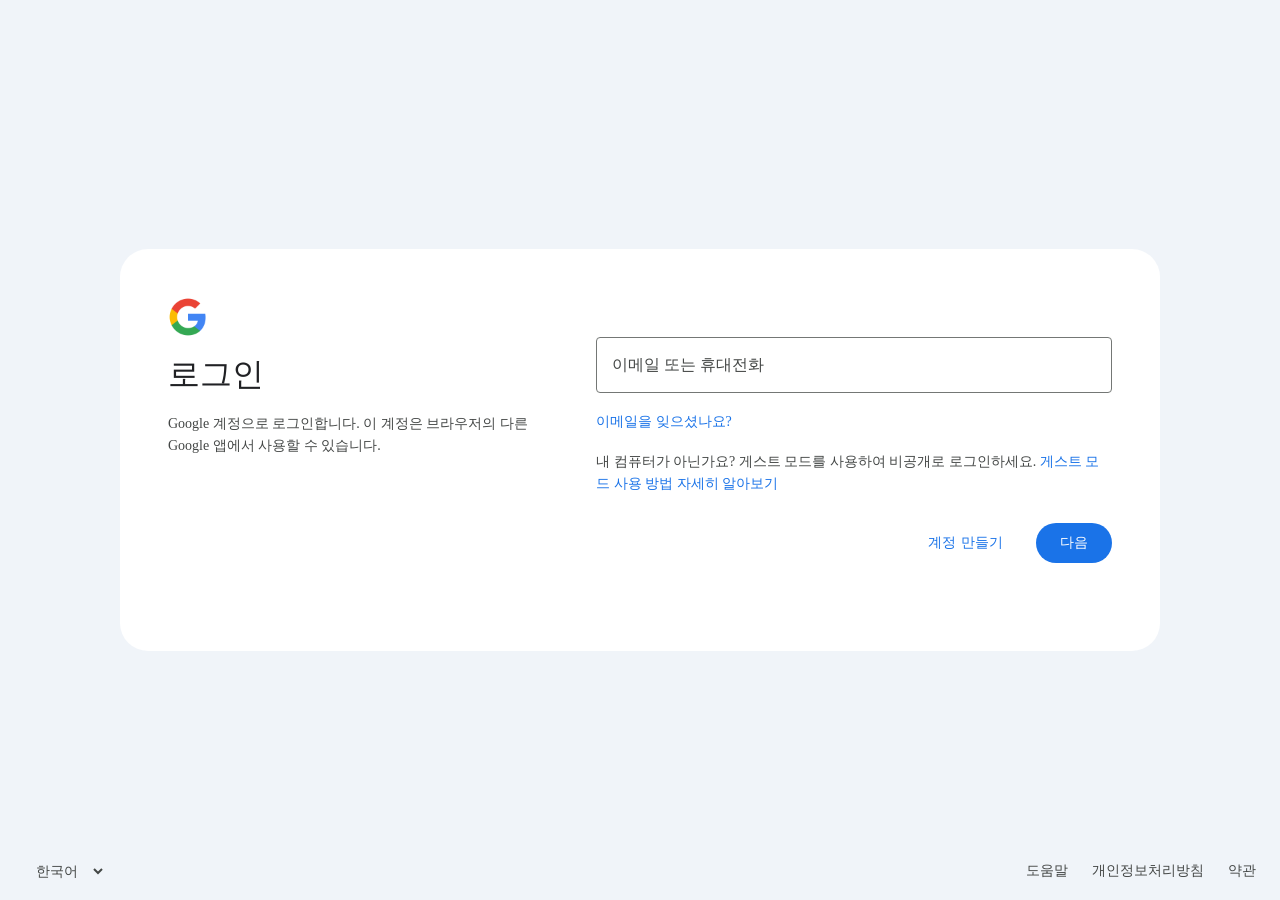
<file: index.html>
<!doctype html>
<html lang="ko">
  <head>
    <meta charset="UTF-8" />
    <meta name="viewport" content="width=device-width, initial-scale=1.0" />
    <link rel="stylesheet" href="style.css" />
    <title>로그인 - Google 계정</title>
  </head>

  <body>
    <div class="card">
      <div class="card-left">
        <img class="google-logo" src="Google__G__logo.svg.webp" alt="Google" />
        <h1>로그인</h1>
        <p class="desc">
          Google 계정으로 로그인합니다. 이 계정은 브라우저의 다른 Google 앱에서
          사용할 수 있습니다.
        </p>
      </div>
      <div class="card-right">
        <div class="input-wrapper">
          <input type="email" id="email" placeholder=" " />
          <label for="email">이메일 또는 휴대전화</label>
        </div>
        <a class="forgot-email" href="#">이메일을 잊으셨나요?</a>
        <p class="guest-mode">
          내 컴퓨터가 아닌가요? 게스트 모드를 사용하여 비공개로 로그인하세요.
          <a href="#">게스트 모드 사용 방법 자세히 알아보기</a>
        </p>
        <div class="buttons">
          <button class="create-account">계정 만들기</button>
          <button class="next">다음</button>
        </div>
      </div>
    </div>

    <footer>
      <div class="footer-left">
        <select>
          <option>한국어</option>
          <option>English</option>
        </select>
      </div>
      <div class="footer-right">
        <a href="#">도움말</a>
        <a href="#">개인정보처리방침</a>
        <a href="#">약관</a>
      </div>
    </footer>
  </body>
</html>
</file>
<file: style.css>
* {
  box-sizing: border-box;
  margin: 0;
  padding: 0;
}

body {
  background-color: #f0f4f9;
  display: flex;
  flex-direction: column;
  justify-content: center;
  align-items: center;
  min-height: 100vh;
}

.card {
  width: 1040px;
  min-height: 402px;
  background-color: white;
  border-radius: 28px;
  display: flex;
  flex-direction: row;
  padding: 48px;
  gap: 48px;
}

.card-left {
  flex: 0 0 380px;
  display: flex;
  flex-direction: column;
}

.google-logo {
  width: 40px;
  height: 40px;
  object-fit: contain;
  margin-bottom: 16px;
}

.card-left h1 {
  font-size: 32px;
  font-weight: 400;
  color: #202124;
  margin-bottom: 16px;
}

.desc {
  font-size: 14px;
  color: #444746;
  line-height: 1.6;
}

.card-right {
  flex: 1;
  display: flex;
  flex-direction: column;
  justify-content: center;
  gap: 20px;
}

.input-wrapper {
  position: relative;
  height: 56px;
}

.input-wrapper input {
  width: 100%;
  height: 100%;
  padding: 16px 16px 0 16px;
  border: 1px solid #747775;
  border-radius: 4px;
  font-size: 16px;
  color: #202124;
  outline: none;
  background: transparent;
  transition: border-color 0.2s;
}

.input-wrapper input:focus {
  border: 2px solid #1a73e8;
}

.input-wrapper label {
  position: absolute;
  left: 16px;
  top: 50%;
  transform: translateY(-50%);
  font-size: 16px;
  color: #444746;
  pointer-events: none;
  transition: all 0.15s ease;
}

.input-wrapper input:focus + label,
.input-wrapper input:not(:placeholder-shown) + label {
  top: 10px;
  transform: translateY(0);
  font-size: 11px;
  color: #1a73e8;
}

.input-wrapper input:not(:focus):not(:placeholder-shown) + label {
  color: #444746;
}

.forgot-email {
  font-size: 14px;
  color: #1a73e8;
  text-decoration: none;
}

.forgot-email:hover {
  text-decoration: underline;
}

.guest-mode {
  font-size: 14px;
  color: #444746;
  line-height: 1.6;
}

.guest-mode a {
  color: #1a73e8;
  text-decoration: none;
}

.guest-mode a:hover {
  text-decoration: underline;
}

.buttons {
  display: flex;
  justify-content: flex-end;
  align-items: center;
  gap: 8px;
  margin-top: 8px;
}

button {
  height: 40px;
  padding: 0 24px;
  border-radius: 20px;
  font-size: 14px;
  font-weight: 500;
  cursor: pointer;
  border: none;
  letter-spacing: 0.25px;
  transition:
    background-color 0.2s,
    box-shadow 0.2s;
}

.create-account {
  background: transparent;
  color: #1a73e8;
}

.create-account:hover {
  background-color: #e8f0fe;
}

.next {
  background-color: #1a73e8;
  color: #fff;
}

.next:hover {
  background-color: #1765cc;
  box-shadow: 0 1px 3px rgba(0, 0, 0, 0.3);
}

footer {
  width: 100%;
  display: flex;
  justify-content: space-between;
  align-items: center;
  padding: 16px 24px;
  position: fixed;
  bottom: 0;
}

.footer-left select {
  background: transparent;
  border: none;
  font-size: 14px;
  color: #444746;
  cursor: pointer;
  padding: 4px 8px;
  border-radius: 4px;
  appearance: auto;
}

.footer-right {
  display: flex;
  gap: 24px;
}

.footer-right a {
  font-size: 14px;
  color: #444746;
  text-decoration: none;
}

.footer-right a:hover {
  text-decoration: underline;
}
</file>
